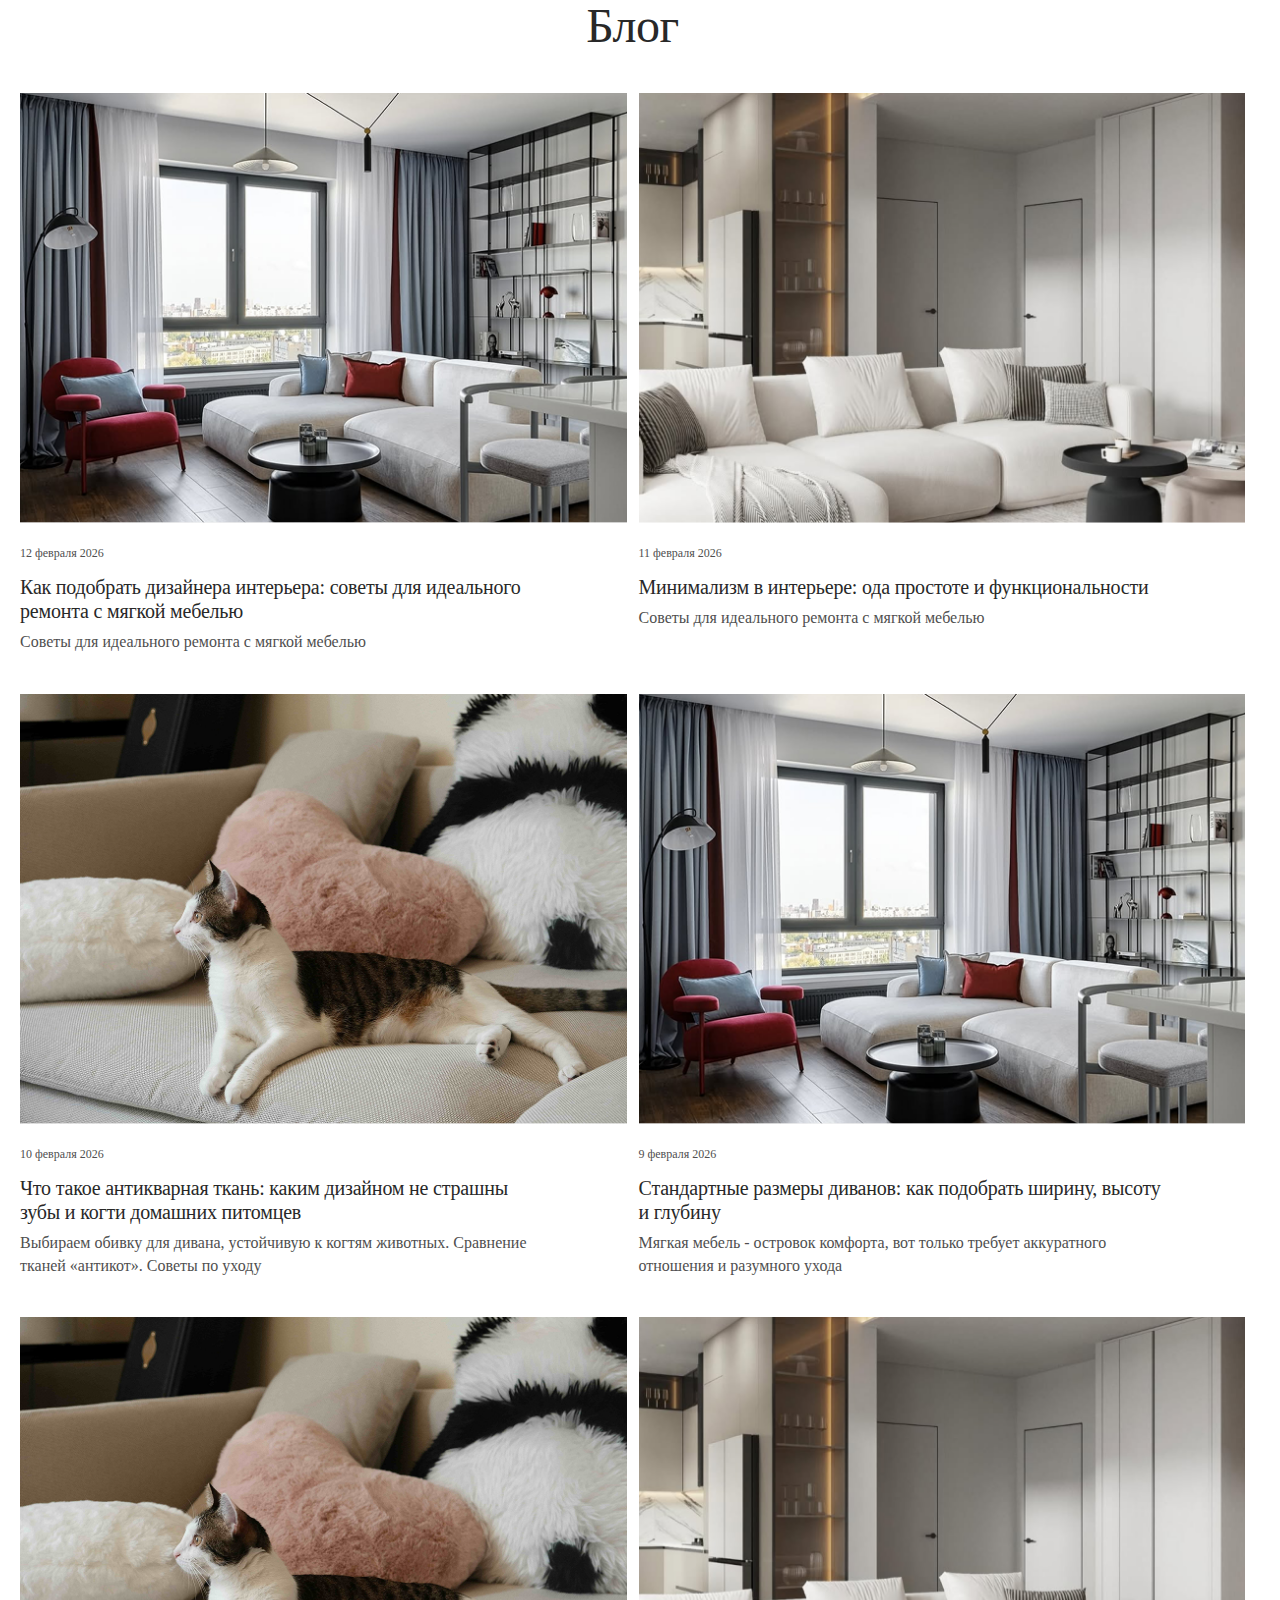
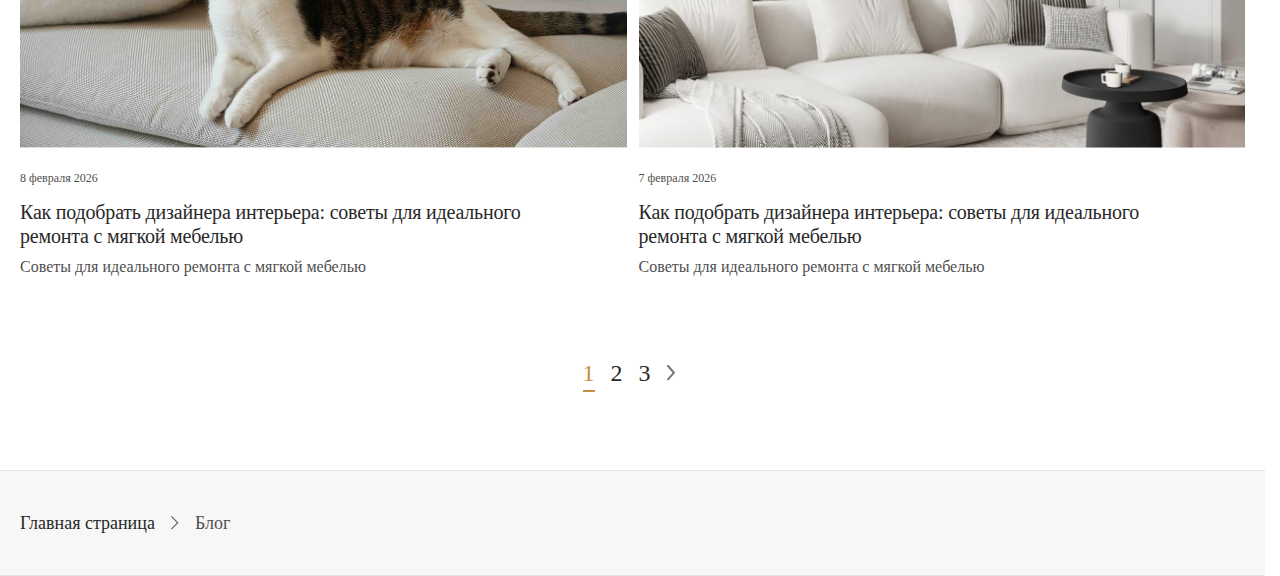
<file: index.html>
<!doctype html>
<html lang="ru">

<head>
    <meta charset="UTF-8" />
    <meta name="viewport" content="width=device-width, initial-scale=1.0" />
    <title>Document</title>
    <link rel="stylesheet" href="./normalize.css" />
    <link rel="stylesheet" href="./style.css" />
</head>

<body>
    <div class="blog-content-col">
        <section class="blog-content">
            <h1 class="blog-content__title">Блог</h1>

            <div class="blog-content__grid">
                <article class="blog-post-card">
                    <a href="./detail.html" class="blog-post-card__link">
                        <figure class="blog-post-card__image-container">
                            <img src="./images/1.png" alt="Современная гостиная с красным креслом и белым диваном"
                                class="blog-post-card__image" />
                        </figure>
                        <div class="blog-post-card__content">
                            <time class="blog-post-card__date" datetime="2026-02-12">12 февраля 2026</time>
                            <div class="blog-post-card__text-block">
                                <h2 class="blog-post-card__title">
                                    Как подобрать дизайнера интерьера: советы для идеального
                                    ремонта с мягкой мебелью
                                </h2>
                                <p class="blog-post-card__description">
                                    Советы для идеального ремонта с мягкой мебелью
                                </p>
                            </div>
                        </div>
                    </a>
                </article>

                <article class="blog-post-card">
                    <a href="" class="blog-post-card__link">
                        <figure class="blog-post-card__image-container">
                            <img src="./images/2.png" alt="Минималистичная гостиная с белым диваном"
                                class="blog-post-card__image" />
                        </figure>
                        <div class="blog-post-card__content">
                            <time class="blog-post-card__date" datetime="2026-02-11">11 февраля 2026</time>
                            <div class="blog-post-card__text-block">
                                <h2 class="blog-post-card__title">
                                    Минимализм в интерьере: ода простоте и функциональности
                                </h2>
                                <p class="blog-post-card__description">
                                    Советы для идеального ремонта с мягкой мебелью
                                </p>
                            </div>
                        </div>
                    </a>
                </article>

                <article class="blog-post-card">
                    <a href="" class="blog-post-card__link">
                        <figure class="blog-post-card__image-container">
                            <img src="./images/3.png" alt="Кот отдыхает на диване с подушками"
                                class="blog-post-card__image" />
                        </figure>
                        <div class="blog-post-card__content">
                            <time class="blog-post-card__date" datetime="2026-02-10">10 февраля 2026</time>
                            <div class="blog-post-card__text-block">
                                <h2 class="blog-post-card__title">
                                    Что такое антикварная ткань: каким дизайном не страшны зубы
                                    и когти домашних питомцев
                                </h2>
                                <p class="blog-post-card__description">
                                    Выбираем обивку для дивана, устойчивую к когтям животных.
                                    Сравнение тканей «антикот». Советы по уходу
                                </p>
                            </div>
                        </div>
                    </a>
                </article>

                <article class="blog-post-card">
                    <a href="" class="blog-post-card__link">
                        <figure class="blog-post-card__image-container">
                            <img src="./images/1.png" alt="Синий угловой диван в современной гостиной"
                                class="blog-post-card__image" />
                        </figure>
                        <div class="blog-post-card__content">
                            <time class="blog-post-card__date" datetime="2026-02-09">9 февраля 2026</time>
                            <div class="blog-post-card__text-block">
                                <h2 class="blog-post-card__title">
                                    Стандартные размеры диванов: как подобрать ширину, высоту и
                                    глубину
                                </h2>
                                <p class="blog-post-card__description">
                                    Мягкая мебель - островок комфорта, вот только требует
                                    аккуратного отношения и разумного ухода
                                </p>
                            </div>
                        </div>
                    </a>
                </article>

                <article class="blog-post-card">
                    <a href="" class="blog-post-card__link">
                        <figure class="blog-post-card__image-container">
                            <img src="./images/3.png" alt="Кот на диване с розовой подушкой"
                                class="blog-post-card__image" />
                        </figure>
                        <div class="blog-post-card__content">
                            <time class="blog-post-card__date" datetime="2026-02-08">8 февраля 2026</time>
                            <div class="blog-post-card__text-block">
                                <h2 class="blog-post-card__title">
                                    Как подобрать дизайнера интерьера: советы для идеального
                                    ремонта с мягкой мебелью
                                </h2>
                                <p class="blog-post-card__description">
                                    Советы для идеального ремонта с мягкой мебелью
                                </p>
                            </div>
                        </div>
                    </a>
                </article>

                <article class="blog-post-card">
                    <a href="" class="blog-post-card__link">
                        <figure class="blog-post-card__image-container">
                            <img src="./images/2.png" alt="Современная гостиная с красным креслом и белым диваном"
                                class="blog-post-card__image" />
                        </figure>
                        <div class="blog-post-card__content">
                            <time class="blog-post-card__date" datetime="2026-02-07">7 февраля 2026</time>
                            <div class="blog-post-card__text-block">
                                <h2 class="blog-post-card__title">
                                    Как подобрать дизайнера интерьера: советы для идеального
                                    ремонта с мягкой мебелью
                                </h2>
                                <p class="blog-post-card__description">
                                    Советы для идеального ремонта с мягкой мебелью
                                </p>
                            </div>
                        </div>
                    </a>
                </article>
            </div>
            <div class="blog-pagination">
                <nav class="blog-pagination__container" aria-label="Навигация по страницам блога">
                    <ul class="blog-pagination__list">
                        <li class="blog-pagination__item blog-pagination__item--current">
                            <span class="blog-pagination__page">1</span>
                        </li>
                        <li class="blog-pagination__item">
                            <a href="#" class="blog-pagination__link">2</a>
                        </li>
                        <li class="blog-pagination__item">
                            <a href="#" class="blog-pagination__link">3</a>
                        </li>
                        <li class="blog-pagination__item blog-pagination__item--next">
                            <a href="#" class="blog-pagination__link blog-pagination__next-link"
                                aria-label="Следующая страница">
                                <svg width="8" height="16" viewBox="0 0 8 16" fill="none"
                                    xmlns="http://www.w3.org/2000/svg">
                                    <path fill-rule="evenodd" clip-rule="evenodd"
                                        d="M0.331044 0.256714C0.741554 -0.112745 1.37384 -0.0794662 1.7433 0.331044L7.7433 6.99771C8.08558 7.37802 8.08558 7.95534 7.7433 8.33564L1.7433 15.0023C1.37384 15.4128 0.741554 15.4461 0.331044 15.0766C-0.0794662 14.7072 -0.112745 14.0749 0.256714 13.6644L5.65465 7.66668L0.256714 1.66897C-0.112745 1.25846 -0.0794662 0.626173 0.331044 0.256714Z"
                                        fill="currentColor" />
                                </svg>
                            </a>
                        </li>
                    </ul>
                </nav>
            </div>
        </section>
    </div>

    <div class="site-breadcrumbs-trail__wrap">
        <nav class="site-breadcrumbs-trail" aria-label="Навигация по сайту">
            <ol class="site-breadcrumbs-trail__list">
                <li class="site-breadcrumbs-trail__item">
                    <a href="/" class="site-breadcrumbs-trail__link">Главная страница</a>
                </li>
                <li class="site-breadcrumbs-trail__item site-breadcrumbs-trail__item--current">
                    <span class="site-breadcrumbs-trail__text">Блог</span>
                </li>
            </ol>
        </nav>
    </div>
</body>

</html>
</file>
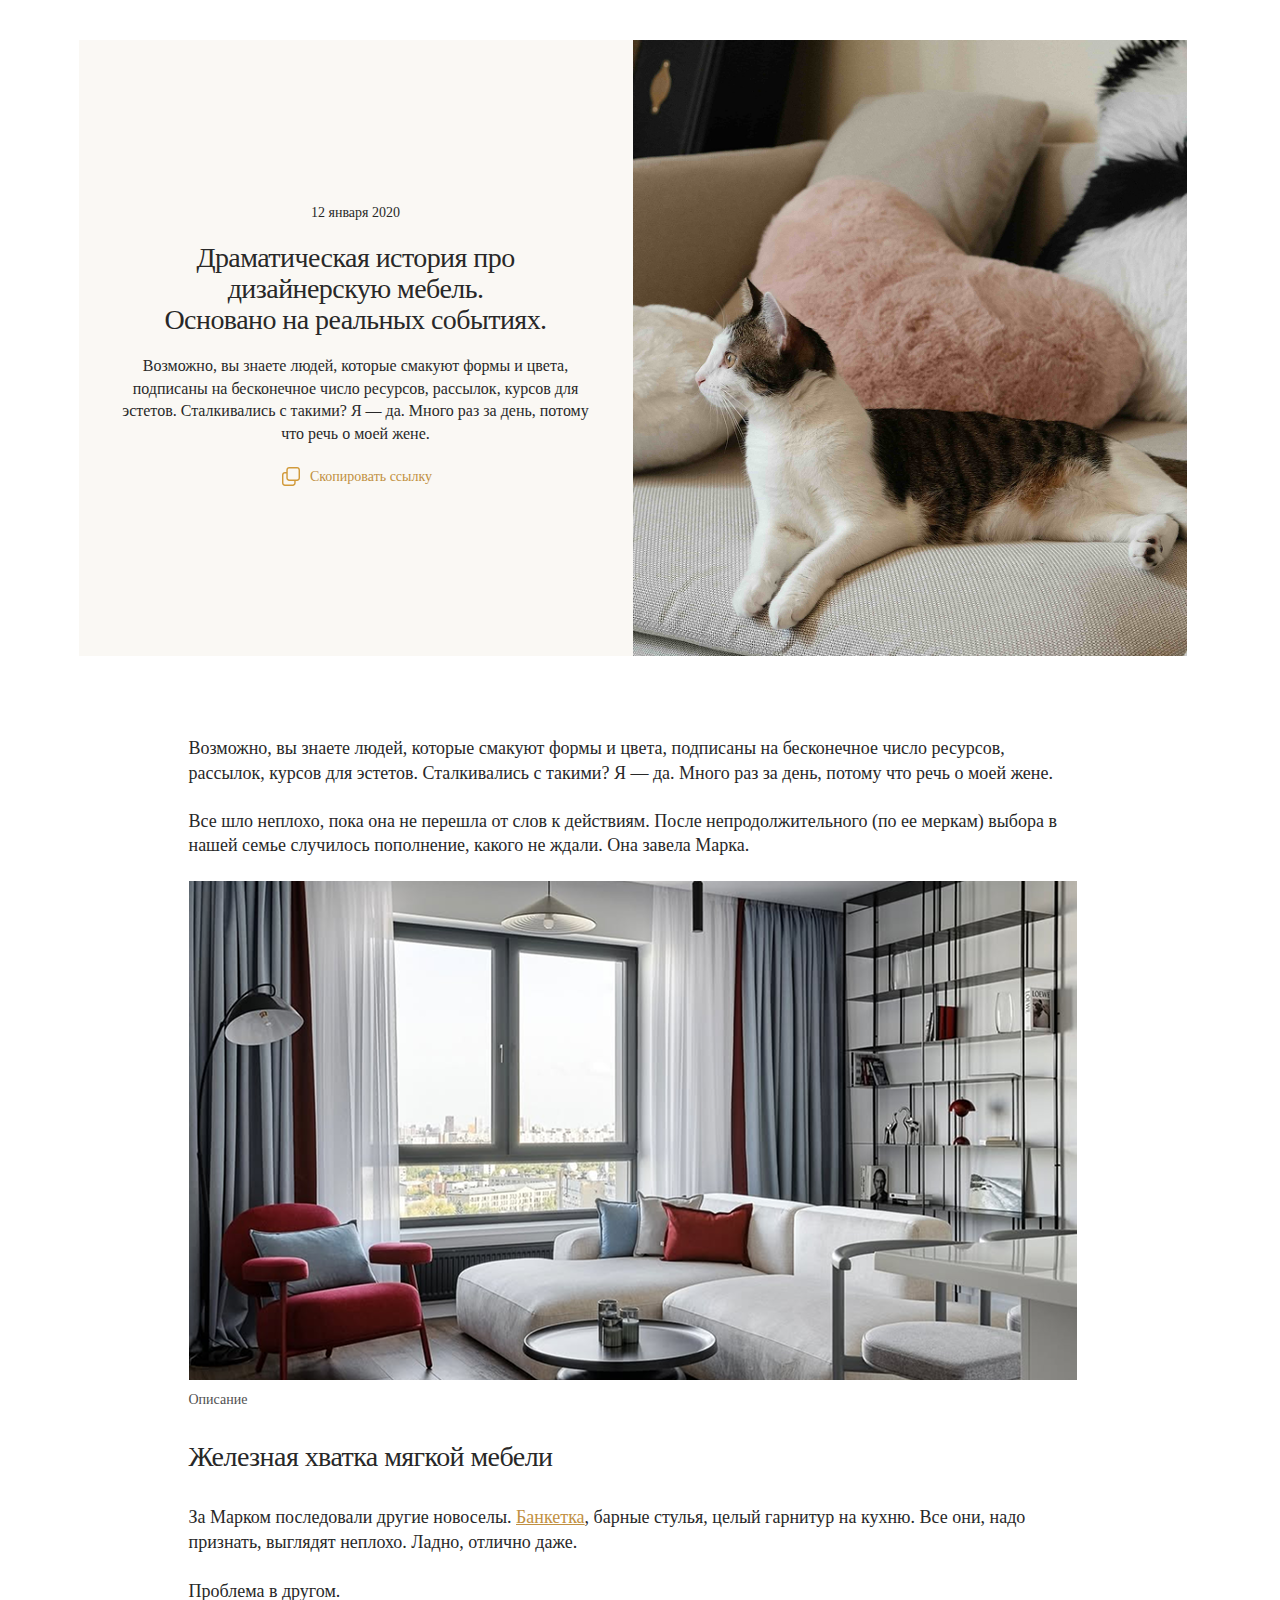
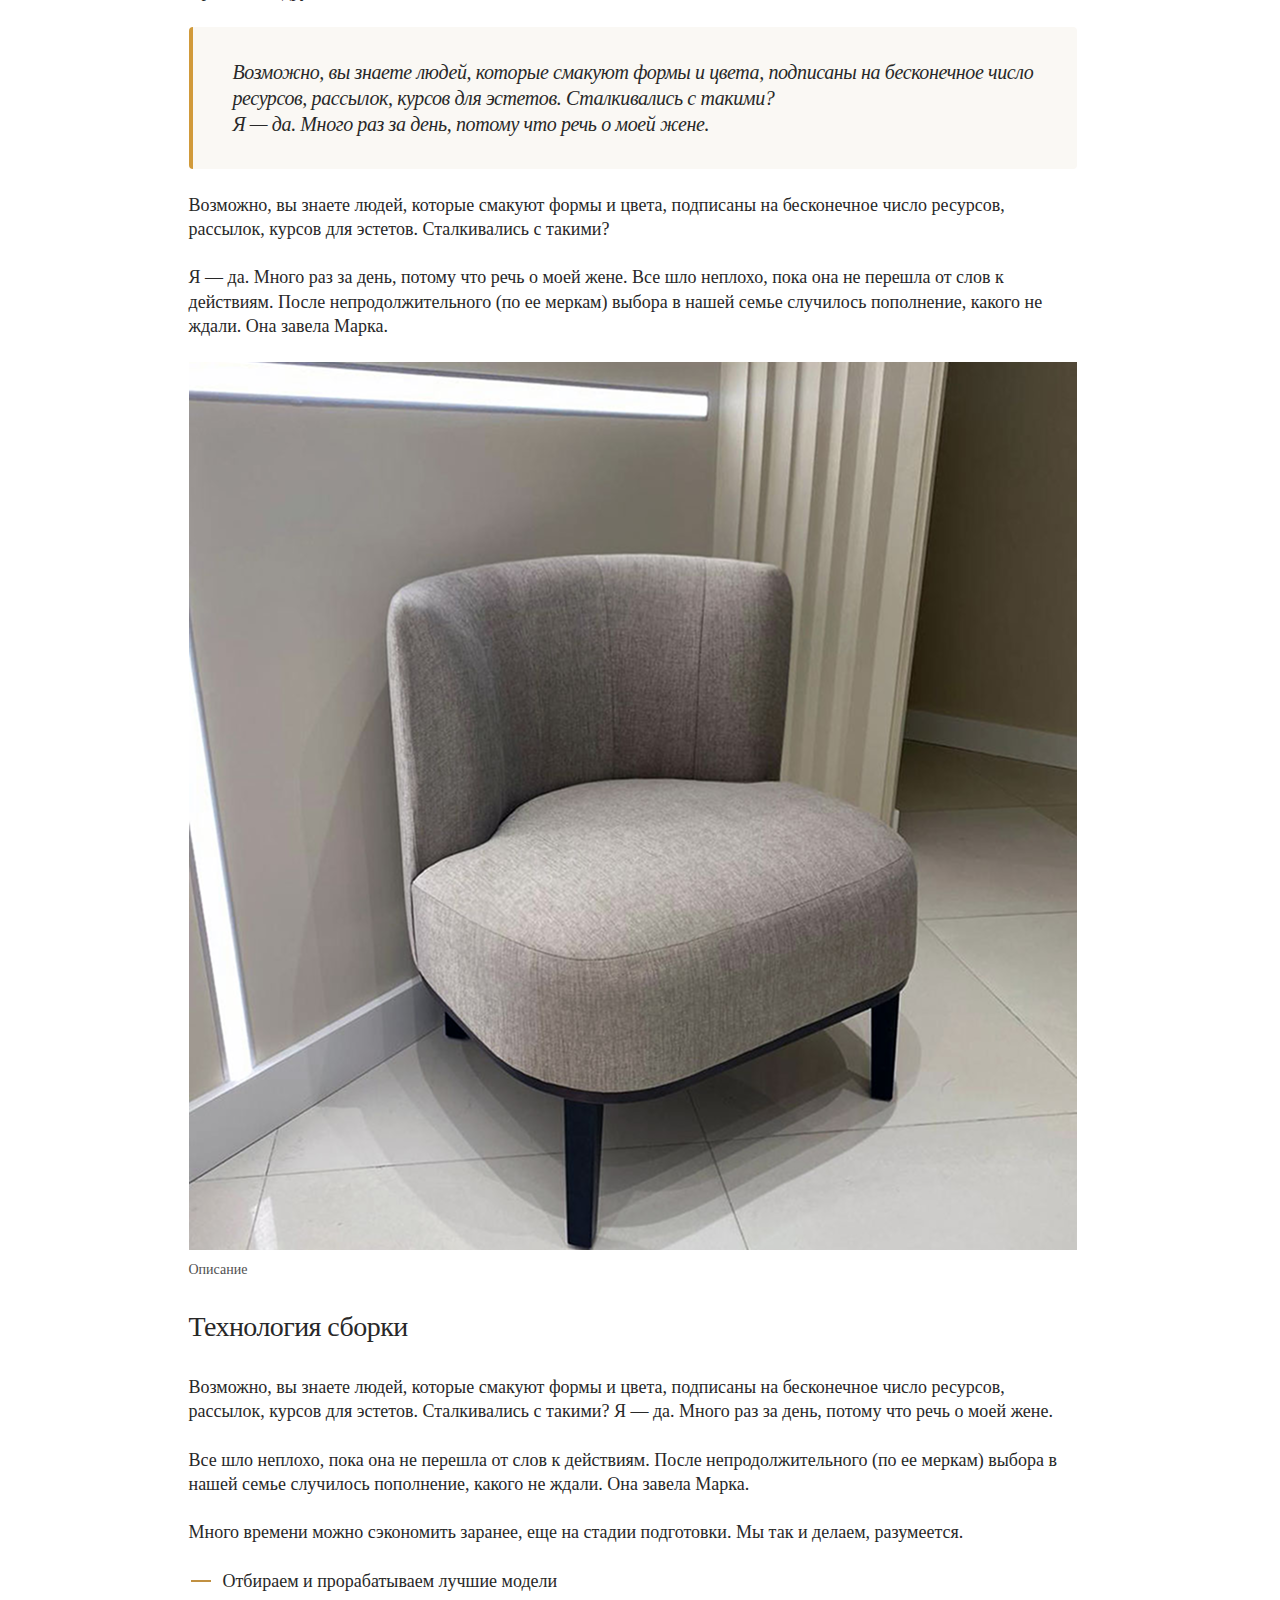
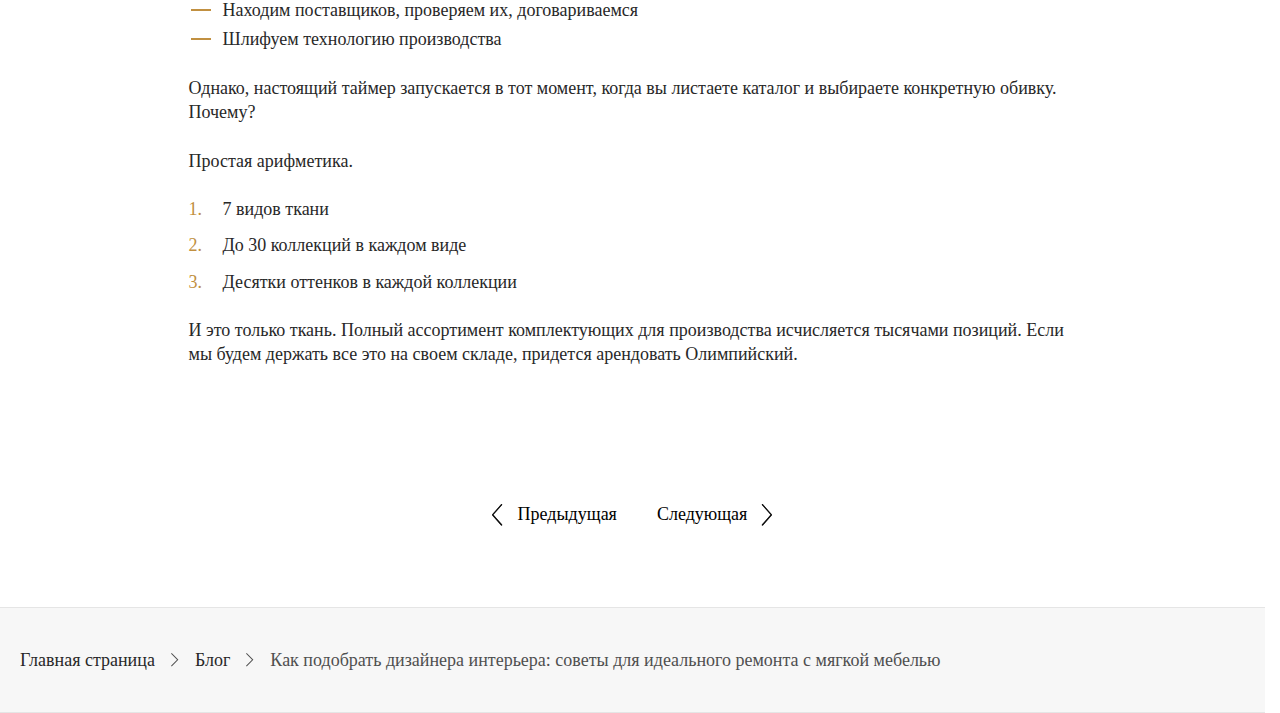
<file: detail.html>
<!doctype html>
<html lang="ru">

<head>
    <meta charset="UTF-8" />
    <meta name="viewport" content="width=device-width, initial-scale=1.0" />
    <title>Document</title>
    <link rel="stylesheet" href="./normalize.css" />
    <link rel="stylesheet" href="./style.css" />
</head>

<body>
    <div class="blog-detail__wrap">
        <div class="container">
            <div class="blog-detail__inner">
                <header class="blog-detail__head">
                    <div class="blog-detail__content">
                        <time datetime="2020-01-12" class="blog-detail__date">12 января 2020</time>

                        <h1 class="blog-detail__title">
                            Драматическая история про дизайнерскую мебель.<br />
                            Основано на реальных событиях.
                        </h1>

                        <p class="blog-detail__lead">
                            Возможно, вы знаете людей, которые смакуют формы и цвета,
                            подписаны на бесконечное число ресурсов, рассылок, курсов для
                            эстетов. Сталкивались с такими? Я — да. Много раз за день,
                            потому что речь о моей жене.
                        </p>

                        <div class="blog-detail__copy-wrapper">
                            <div id="copy-status" class="blog-detail__copy-status">
                                Скопировано
                            </div>

                            <button type="button" class="blog-detail__copy-btn" id="button-copy"
                                aria-label="Скопировать ссылку" data-clipboard-text="">
                                <span class="blog-detail__copy-text">Скопировать ссылку</span>
                            </button>
                        </div>
                    </div>

                    <div class="blog-detail__image-box">
                        <img src="./images/cat-detail.png" alt="Кот лежит на диване рядом с дизайнерскими подушками"
                            class="blog-detail__main-img" />
                    </div>
                </header>
                <article class="blog-detail__main">
                    <p>
                        Возможно, вы знаете людей, которые смакуют формы и цвета,
                        подписаны на бесконечное число ресурсов, рассылок, курсов для
                        эстетов. Сталкивались с такими? Я — да. Много раз за день, потому
                        что речь о моей жене.
                    </p>
                    <p>
                        Все шло неплохо, пока она не перешла от слов к действиям. После
                        непродолжительного (по ее меркам) выбора в нашей семье случилось
                        пополнение, какого не ждали. Она завела Марка.
                    </p>
                    <figure>
                        <div>
                            <img src="./images/kreslo.png" alt="Кроесло" />
                        </div>

                        <figcaption>Описание</figcaption>
                    </figure>
                    <h2>Железная хватка мягкой мебели</h2>
                    <p>
                        За Марком последовали другие новоселы. <a href="">Банкетка</a>,
                        барные стулья, целый гарнитур на кухню. Все они, надо признать,
                        выглядят неплохо. Ладно, отлично даже.
                    </p>
                    <p>Проблема в другом.</p>
                    <blockquote>
                        <p>
                            Возможно, вы знаете людей, которые смакуют формы и цвета,
                            подписаны на бесконечное число ресурсов, рассылок, курсов для
                            эстетов. Сталкивались с такими? <br />
                            Я — да. Много раз за день, потому что речь о моей жене.
                        </p>
                    </blockquote>
                    <p>
                        Возможно, вы знаете людей, которые смакуют формы и цвета,
                        подписаны на бесконечное число ресурсов, рассылок, курсов для
                        эстетов. Сталкивались с такими?
                    </p>
                    <p>
                        Я — да. Много раз за день, потому что речь о моей жене. Все шло
                        неплохо, пока она не перешла от слов к действиям. После
                        непродолжительного (по ее меркам) выбора в нашей семье случилось
                        пополнение, какого не ждали. Она завела Марка.
                    </p>
                    <figure>
                        <div>
                            <img src="./images/romeo.png" alt="Ромео" />
                        </div>
                        <figcaption>Описание</figcaption>
                    </figure>
                    <h2>Технология сборки</h2>
                    <p>
                        Возможно, вы знаете людей, которые смакуют формы и цвета,
                        подписаны на бесконечное число ресурсов, рассылок, курсов для
                        эстетов. Сталкивались с такими? Я — да. Много раз за день, потому
                        что речь о моей жене.
                    </p>
                    <p>
                        Все шло неплохо, пока она не перешла от слов к действиям. После
                        непродолжительного (по ее меркам) выбора в нашей семье случилось
                        пополнение, какого не ждали. Она завела Марка.
                    </p>
                    <p>
                        <b>Много времени можно сэкономить заранее, еще на стадии
                            подготовки. Мы так и делаем, разумеется.</b>
                    </p>

                    <ul>
                        <li>Отбираем и прорабатываем лучшие модели</li>
                        <li>Находим поставщиков, проверяем их, договариваемся</li>
                        <li>Шлифуем технологию производства</li>
                    </ul>

                    <p>
                        Однако, настоящий таймер запускается в тот момент, когда вы
                        листаете каталог и выбираете конкретную обивку. Почему?
                    </p>
                    <p>Простая арифметика.</p>

                    <ol>
                        <li>7 видов ткани</li>
                        <li>До 30 коллекций в каждом виде</li>
                        <li>Десятки оттенков в каждой коллекции</li>
                    </ol>

                    <p>
                        И это только ткань. Полный ассортимент комплектующих для
                        производства исчисляется тысячами позиций. Если мы будем держать
                        все это на своем складе, придется арендовать Олимпийский.
                    </p>
                </article>
                <nav class="blog-detail__nav">
                    <ul class="blog-nav">
                        <li class="blog-nav__item">
                            <a href="#" class="blog-nav__link blog-nav__link--prev">Предыдущая</a>
                        </li>
                        <li class="blog-nav__item">
                            <a href="#" class="blog-nav__link blog-nav__link--next">Следующая</a>
                        </li>
                    </ul>
                </nav>
            </div>
        </div>
    </div>
    <div class="site-breadcrumbs-trail__wrap">
        <nav class="site-breadcrumbs-trail" aria-label="Навигация по сайту">
            <ol class="site-breadcrumbs-trail__list">
                <li class="site-breadcrumbs-trail__item">
                    <a href="/" class="site-breadcrumbs-trail__link">Главная страница</a>
                </li>
                <li class="site-breadcrumbs-trail__item">
                    <a href="./index.html" class="site-breadcrumbs-trail__link">Блог</a>
                </li>
                <li class="site-breadcrumbs-trail__item site-breadcrumbs-trail__item--current">
                    <span class="site-breadcrumbs-trail__text">Как подобрать дизайнера интерьера: советы для идеального
                        ремонта
                        с мягкой мебелью</span>
                </li>
            </ol>
        </nav>
    </div>

    <script src="./js/clipboard.js"></script>

    <script>
        document.addEventListener("DOMContentLoaded", function () {
            const copyBtn = document.getElementById("button-copy");
            const status = document.getElementById("copy-status");

            if (!copyBtn || !status) {
                console.error("Элементы для копирования не найдены");
                return;
            }

            // Устанавливаем ссылку ДО инициализации
            copyBtn.setAttribute("data-clipboard-text", window.location.href);

            // Инициализируем только после проверки существования элементов
            const clipboard = new ClipboardJS("#button-copy");

            clipboard.on("success", function (e) {
                // Показываем статус
                status.classList.add("blog-detail__copy-status--visible");

                // Скрываем через 2.5 сек
                setTimeout(function () {
                    status.classList.remove("blog-detail__copy-status--visible");
                }, 2500);

                e.clearSelection();
                console.log("Ссылка скопирована:", e.text);
            });

            clipboard.on("error", function (e) {
                console.error("Ошибка копирования:", e);
            });
        });
    </script>
</body>

</html>
</file>
<file: style.css>
.blog-content-col {
  display: flex;
  flex-direction: column;
  min-height: 100vh;
}

.blog-content {
  margin: 0 auto 120px auto;
  padding-inline: 20px;
  flex-grow: 1;
  width: 100%;
}

.blog-content__title {
  text-align: center;
  font-weight: 400;
  font-size: 48px;
  line-height: 1.1;
  letter-spacing: -0.01em;
  color: #282828;
  margin-bottom: 40px;
}

.blog-content__grid {
  display: grid;
  grid-template-columns: repeat(3, 1fr);
  column-gap: 12px;
  row-gap: 40px;
  margin-bottom: 80px;
}

.blog-post-card {
  display: grid;
}

.blog-post-card__link {
  text-decoration: none;
  color: inherit;
  display: flex;
  flex-direction: column;
  height: 100%;
}

.blog-post-card__image-container {
  margin: 0;
  padding: 0;
  aspect-ratio: 7/4.97;
  overflow: hidden;
}

.blog-post-card__image {
  width: 100%;
  height: 100%;
  object-fit: cover;
}

.blog-post-card__content {
  padding-top: 20px;
}

.blog-post-card__date {
  font-weight: 300;
  font-size: 12px;
  line-height: 1;
  color: #4f4f4f;
  margin-bottom: 16px;
  display: inline-block;
}

.blog-post-card__text-block {
  display: grid;
  row-gap: 8px;
  width: 100%;
  max-width: 87%;
}

.blog-post-card__title {
  position: relative;
  font-weight: 400;
  font-size: 20px;
  line-height: 1.2;
  letter-spacing: -0.01em;
  color: #282828;
  text-decoration: underline;
  text-decoration-thickness: 0;
  text-decoration-color: transparent;
  transition: text-decoration-thickness 0.2s ease-in-out, text-decoration-color 0.2s ease-in-out;
}

.blog-post-card__link:hover .blog-post-card__title {
  text-decoration: underline;
  text-decoration-skip-ink: none;
}

.blog-post-card__description {
  font-weight: 300;
  font-size: 16px;
  line-height: 1.4;
  color: #4f4f4f;
}

.blog-pagination {
  text-align: center;
}

.blog-pagination__container {
  display: inline-block;
}

.blog-pagination__list {
  display: flex;
  justify-content: center;
  list-style: none;
  padding: 0;
  margin: 0;
  column-gap: 16px;
}

.blog-pagination__item {
  font-weight: 400;
  font-size: 24px;
  line-height: 1.33333;
  color: #282828;
}

.blog-pagination__link {
  display: inline-block;
  font-weight: 400;
  font-size: 24px;
  line-height: 1.33333;
  color: #282828;
  text-decoration: none;
  transition: color 0.2s ease;
}

.blog-pagination__item--current .blog-pagination__page {
  color: #c19041;
  position: relative;
}

.blog-pagination__item--current .blog-pagination__page::after {
  content: "";
  position: absolute;
  bottom: -6px;
  left: 0;
  width: 100%;
  height: 2px;
  background-color: #c19041;
  transition: 0.2s ease;
}

.blog-pagination__next-link {
  width: 16px;
  height: 16px;
  color: #757575;
  transition: color 0.2s ease;
}

.blog-pagination__next-link svg {
  flex-shrink: 0;
  display: block;
}

.blog-pagination__item--current:hover .blog-pagination__page::after {
  color: #c19041;
}

.blog-pagination__link:hover {
  color: #c19041;
  text-decoration: none;
}

.site-breadcrumbs-trail__wrap {
  flex-shrink: 0;
  padding: 40px 64px;
  background: #f7f7f7;
  border-top: 1px solid #e5e5e5;
  border-bottom: 1px solid #e5e5e5;
}

.site-breadcrumbs-trail__list {
  display: flex;
  list-style: none;
  padding: 0;
  margin: 0;
  align-items: center;
  flex-wrap: wrap;
}

.site-breadcrumbs-trail__item {
  margin: 0;
  display: flex;
  align-items: center;
}

.site-breadcrumbs-trail__link,
.site-breadcrumbs-trail__text {
  display: inline-block;
  line-height: 1.35;
  font-weight: 300;
}

.site-breadcrumbs-trail__link {
  text-decoration: none;
  font-size: 18px;
  color: #282828;
  position: relative;
}

.site-breadcrumbs-trail__item--current .site-breadcrumbs-trail__text {
  color: #4f4f4f;
  font-size: 18px;
}

.site-breadcrumbs-trail__item:not(:last-child)::after {
  content: "";
  width: 24px;
  height: 24px;
  background-image: url('data:image/svg+xml;utf8,<svg xmlns="http://www.w3.org/2000/svg" width="8" height="14" viewBox="0 0 8 14"><path d="M7.40625 6.6875L7.0625 7.0625L0.71875 13.4062L0 12.6875L6 6.6875L0.34375 1.0625L0 0.6875L0.71875 0L7.40625 6.6875Z" fill="%234F4F4F"/></svg>');
  background-size: 8px 14px;
  background-repeat: no-repeat;
  background-position: center;
  flex-shrink: 0;
  margin-inline: 8px;
  display: block;
}

.blog-detail__wrap .container {
  width: 100%;
  max-width: 1192px;
  margin: 0 auto;
}

.blog-detail__inner {
  padding-block: 40px 120px;
}

.blog-detail__head {
  display: grid;
  grid-template-columns: 1fr 1fr;
}
.blog-detail__content {
  display: grid;
  align-content: center;
  justify-items: center;
  row-gap: 20px;
  background: #faf8f4;
  padding: 40px;
}
.blog-detail__date {
  display: block;
  font-weight: 300;
  font-size: 14px;
  line-height: 1.4;
  color: #282828;
}
.blog-detail__title {
  font-weight: 400;
  font-size: 36px;
  line-height: 1.1;
  letter-spacing: -0.02em;
  text-align: center;
  color: #282828;
}
.blog-detail__lead {
  font-weight: 400;
  font-size: 16px;
  line-height: 1.4;
  text-align: center;
  color: #282828;
}
.blog-detail__copy-btn {
  display: inline-flex;
  align-items: center;
  background: none;
  border: none;
  cursor: pointer;
  font-weight: 400;
  font-size: 14px;
  line-height: 1.28571;
  color: #c19041;
  padding: 0;
}
.blog-detail__copy-btn:hover {
  opacity: 0.7;
}
.blog-detail__copy-btn::before {
  content: "";
  width: 24px;
  height: 24px;
  margin-right: 7px;
  flex-shrink: 0;
  background: url("./images/copied.svg") no-repeat center/18px 19px;
}
.blog-detail__image-box {
  display: flex;
}
.blog-detail__image-box img {
  width: 100%;
  height: 100%;
  display: block;
  object-fit: cover;
}
.blog-detail__main {
  padding-top: 80px;
  padding-bottom: 56px;
  width: 100%;
  max-width: 888px;
  margin: 0 auto;
}
.blog-detail__main h2 {
  padding: 10px 0px 32px;
  font-weight: 400;
  font-size: 36px;
  line-height: 1.1;
  letter-spacing: -0.02em;
  color: #282828;
}
.blog-detail__main p {
  font-weight: 300;
  font-size: 18px;
  line-height: 1.35;
  color: #282828;
  margin-bottom: 24px;
}
.blog-detail__main a {
  line-height: 1.33333;
  text-decoration: underline;
  text-decoration-skip-ink: none;
  color: #c19041;
}
.blog-detail__main figure {
  display: grid;
  row-gap: 12px;
  margin-bottom: 24px;
}
.blog-detail__main figure div {
  position: relative;
  line-height: 0;
}
.blog-detail__main figure img {
  width: 100%;
  height: auto;
  display: block;
}
.blog-detail__main figure figcaption {
  font-weight: 400;
  font-size: 14px;
  line-height: 1.14286;
  color: #4f4f4f;
}
.blog-detail__main blockquote {
  margin-bottom: 24px;
  border-radius: 4px;
  padding: 32px 40px;
  background-color: #faf8f4;
  border-left: 4px solid #d19a3a;
  position: relative;
}
.blog-detail__main blockquote p {
  font-style: italic;
  font-weight: 400;
  font-size: 20px;
  line-height: 1.3;
  letter-spacing: -0.02em;
  color: #282828;
  margin-bottom: 0;
}
.blog-detail__main b {
  font-weight: 500;
  font-size: 18px;
  line-height: 1.35;
}
.blog-detail__main ul {
  list-style: none;
  padding: 0;
  margin: 24px 0;
}
.blog-detail__main ul li {
  position: relative;
  padding-left: 34px;
  margin-bottom: 4px;
  font-size: 18px;
  line-height: 1.4;
  color: #282828;
}
.blog-detail__main ul li:last-child {
  margin-bottom: 0;
}
.blog-detail__main ul li::before {
  content: "";
  position: absolute;
  left: 0;
  top: 0;
  width: 24px;
  height: 24px;
  display: flex;
  align-items: center;
  justify-content: center;
  background: linear-gradient(#c19041, #c19041) no-repeat center/20px 2px;
}
.blog-detail__main ol {
  list-style: none;
  counter-reset: my-counter;
  padding: 0;
  margin: 24px 0;
}
.blog-detail__main ol li {
  counter-increment: my-counter;
  position: relative;
  padding-left: 34px;
  margin-bottom: 12px;
  font-weight: 300;
  font-size: 18px;
  line-height: 1.35;
  color: #282828;
}
.blog-detail__main ol li:last-child {
  margin-bottom: 0;
}
.blog-detail__main ol li::before {
  content: counter(my-counter) ".";
  position: absolute;
  left: 0;
  font-weight: 500;
  font-size: 18px;
  line-height: 1.35;
  text-align: center;
  color: #c19041;
}

.blog-nav {
  display: flex;
  justify-content: center;
  align-items: center;
  gap: 40px;
  list-style: none;
  padding-top: 56px;
}
.blog-nav__link {
  display: flex;
  align-items: center;
  font-weight: 300;
  font-size: 18px;
  line-height: 1.33333;
  color: #000;
  text-decoration: none;
  transition: color 0.3s ease;
}
.blog-nav__link::before, .blog-nav__link::after {
  width: 24px;
  height: 24px;
  background-image: url("./images/arrow.svg");
  background-size: 11px 22px;
  background-repeat: no-repeat;
  background-position: center;
  flex-shrink: 0;
}
.blog-nav__link--prev::before {
  content: "";
  display: block;
  margin-right: 8px;
}
.blog-nav__link--next::after {
  content: "";
  display: block;
  margin-left: 8px;
  transform: scaleX(-1);
}

@media (max-width: 1919px) {
  .blog-content__grid {
    grid-template-columns: repeat(2, 1fr);
  }
  .blog-content {
    margin: 0 auto 80px auto;
  }
  .blog-detail__title {
    font-size: 30px;
  }
  .blog-detail__main h2 {
    font-size: 30px;
  }
}
@media (max-width: 1439px) {
  .site-breadcrumbs-trail__wrap {
    padding: 40px 20px;
  }
  .blog-detail__title {
    font-size: 28px;
  }
  .blog-detail__main h2 {
    font-size: 28px;
  }
  .blog-detail__wrap .container {
    max-width: 1108px;
  }
  .blog-detail__inner {
    padding-block: 40px 80px;
  }
}
@media (max-width: 1239px) {
  .blog-content__grid {
    margin-bottom: 40px;
  }
  .blog-post-card__content {
    padding-top: 16px;
  }
  .blog-post-card__text-block {
    max-width: 100%;
  }
  .blog-post-card__date {
    margin-bottom: 12px;
  }
  .blog-post-card__title {
    font-size: 16px;
    line-height: 1.3125;
  }
  .blog-post-card__description {
    font-size: 14px;
    line-height: 1.14286;
  }
  .blog-detail__wrap .container {
    max-width: 100%;
  }
  .blog-detail__inner {
    padding-block: 32px 80px;
    padding-inline: 68px;
  }
  .blog-detail__head {
    grid-template-columns: 1fr;
  }
  .blog-detail__content {
    order: 1;
  }
  .blog-detail__image-box {
    order: 2;
  }
  .blog-detail__date {
    font-size: 13px;
  }
  .blog-detail__title {
    font-size: 24px;
    line-height: 1.1;
  }
  .blog-detail__lead {
    font-size: 15px;
  }
  .blog-detail__main h2 {
    font-size: 24px;
  }
}
@media (max-width: 767px) {
  .blog-content {
    margin: 0 auto 50px auto;
  }
  .blog-content__grid {
    grid-template-columns: 1fr;
  }
  .blog-content__title {
    font-size: 38px;
    line-height: 1.1;
  }
  .site-breadcrumbs-trail__link,
  .site-breadcrumbs-trail__item--current .site-breadcrumbs-trail__text {
    font-size: 15px;
  }
  .blog-detail__inner {
    padding-block: 0px 80px;
    padding-inline: 0px;
  }
  .blog-detail__content {
    padding: 40px 20px;
  }
  .blog-detail__title {
    font-size: 26px;
  }
  .blog-detail__lead {
    font-size: 14px;
  }
  .blog-detail__main {
    padding-top: 40px;
    padding-inline: 20px;
    padding-bottom: 40px;
  }
  .blog-detail__main h2 {
    padding: 10px 20px 16px;
    font-size: 26px;
  }
  .blog-detail__main p {
    font-size: 15px;
    margin-bottom: 16px;
  }
  .blog-detail__main blockquote p {
    font-size: 18px;
  }
  .blog-nav {
    display: flex;
    justify-content: center;
    align-items: center;
    gap: 40px;
    list-style: none;
    padding-top: 40px;
  }
}
.blog-detail__copy-wrapper {
  position: relative;
  display: inline-block;
}

.blog-detail__copy-status {
  position: absolute;
  top: -36px;
  left: 35%;
  transform: translateX(-50%);
  border-radius: 4px;
  padding: 5px 12px;
  backdrop-filter: blur(3px);
  box-shadow: 0 0 8px 0 rgba(0, 0, 0, 0.12);
  background: rgba(40, 40, 40, 0.9);
  white-space: nowrap;
  opacity: 1;
  font-weight: 300;
  font-size: 14px;
  line-height: 1.4;
  text-align: center;
  color: #fff;
  transition: all 0.3s cubic-bezier(0.175, 0.885, 0.32, 1.275);
  z-index: 10;
  white-space: nowrap;
  opacity: 0;
  visibility: hidden;
}

.blog-detail__copy-status--visible {
  opacity: 1;
  visibility: visible;
  transform: translateX(-50%) translateY(-5px);
}/*# sourceMappingURL=style.css.map */
</file>
